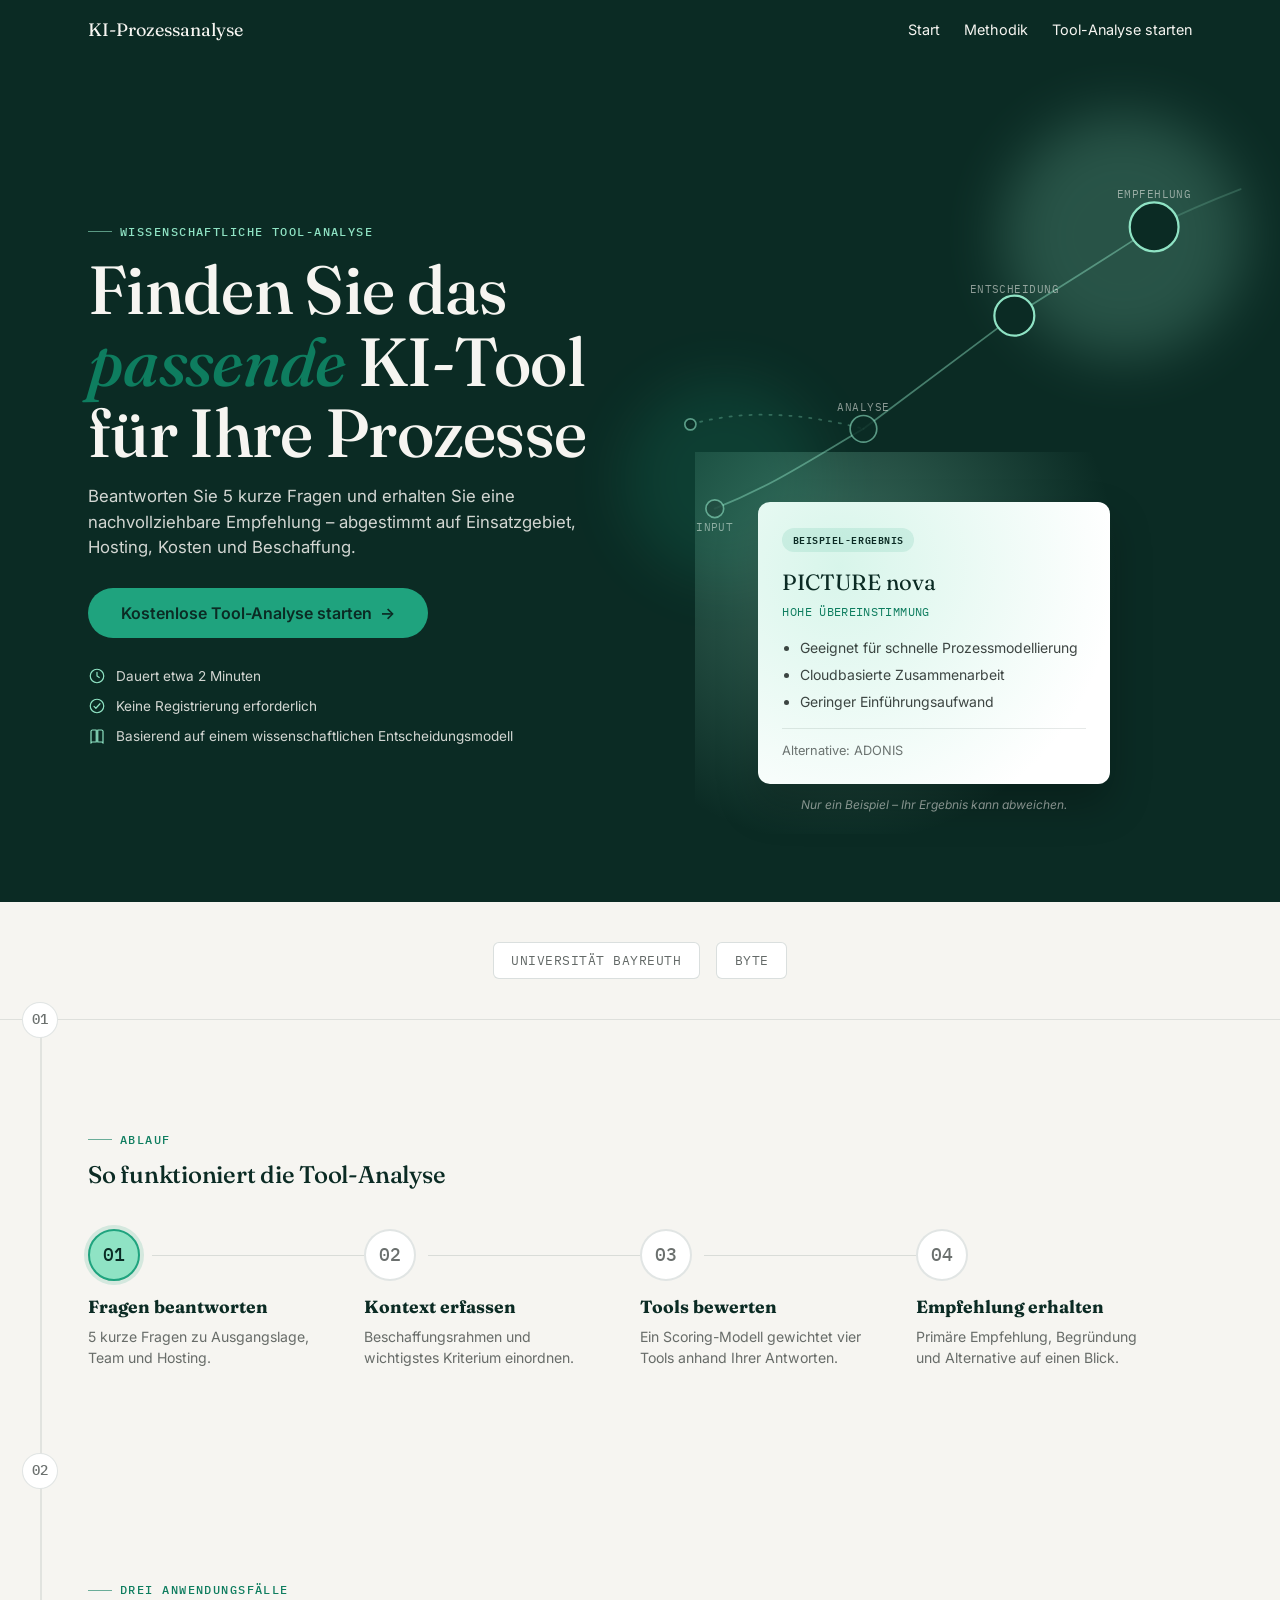
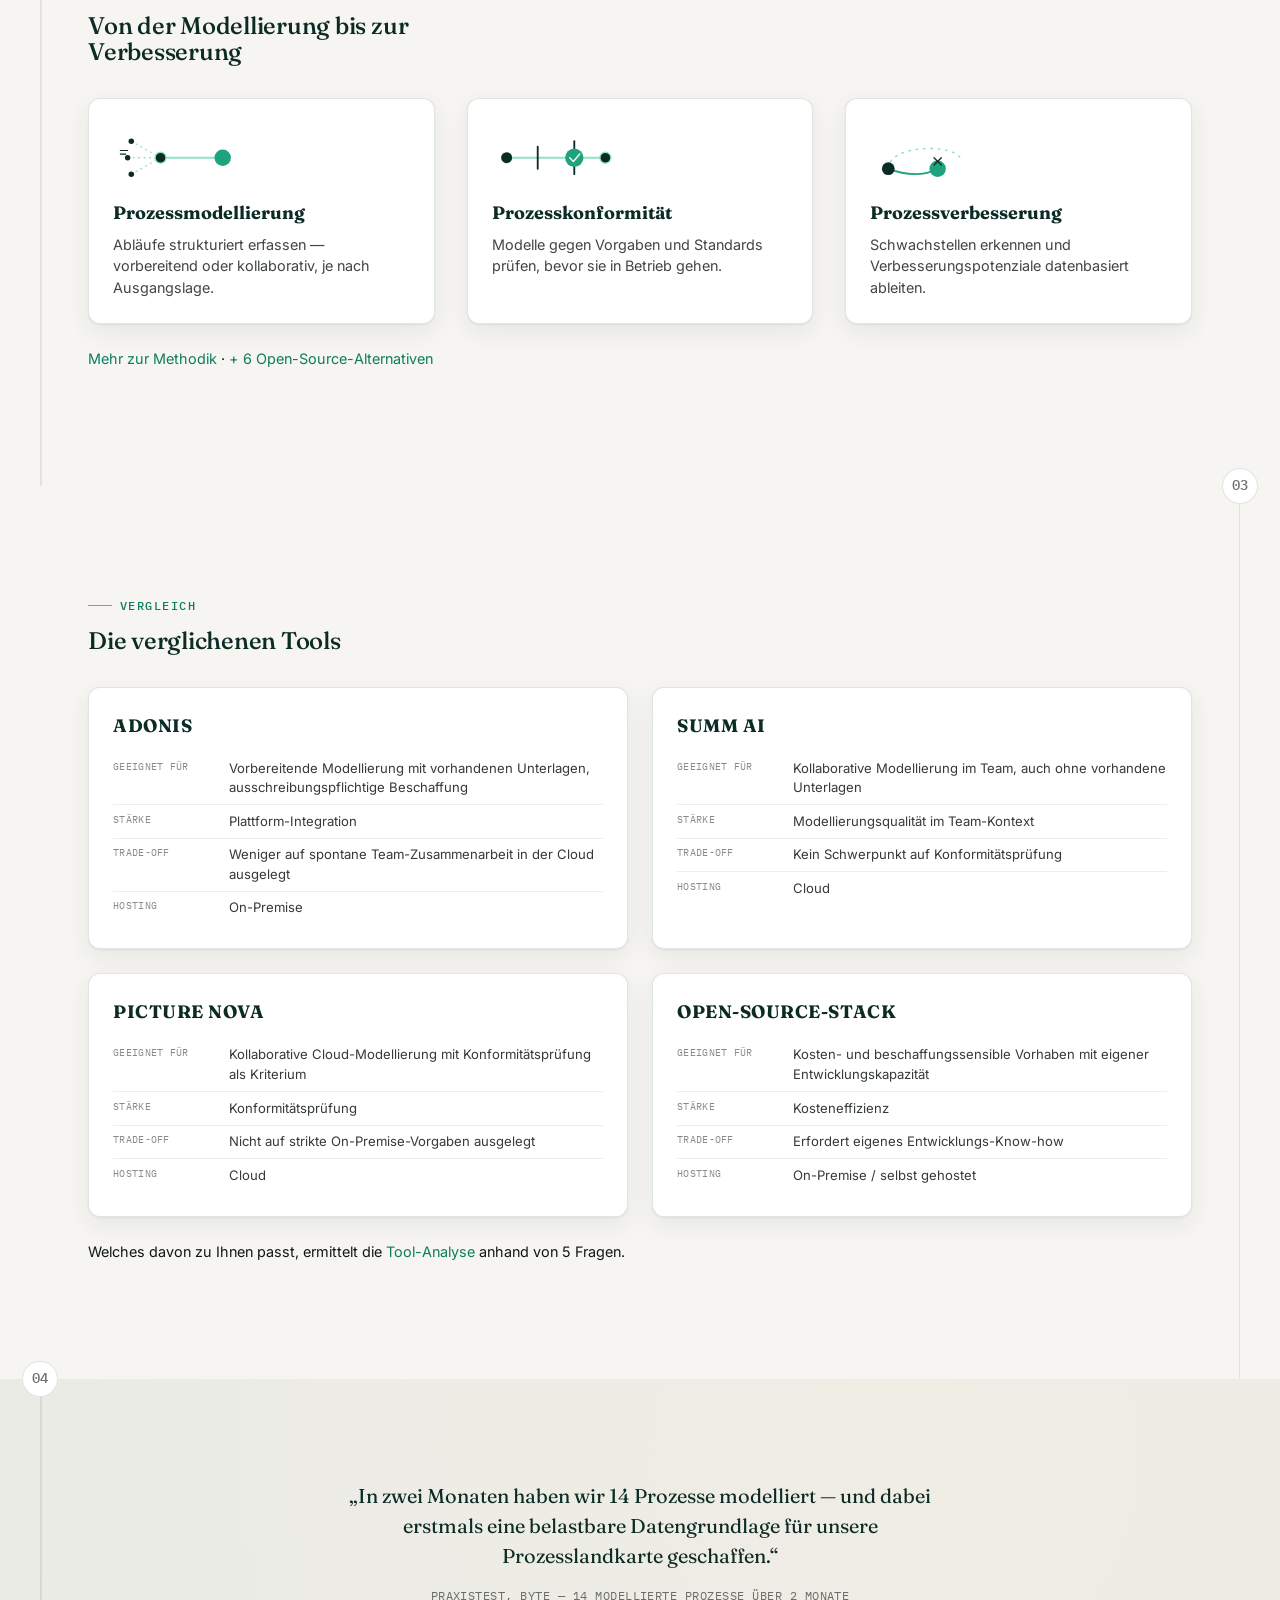
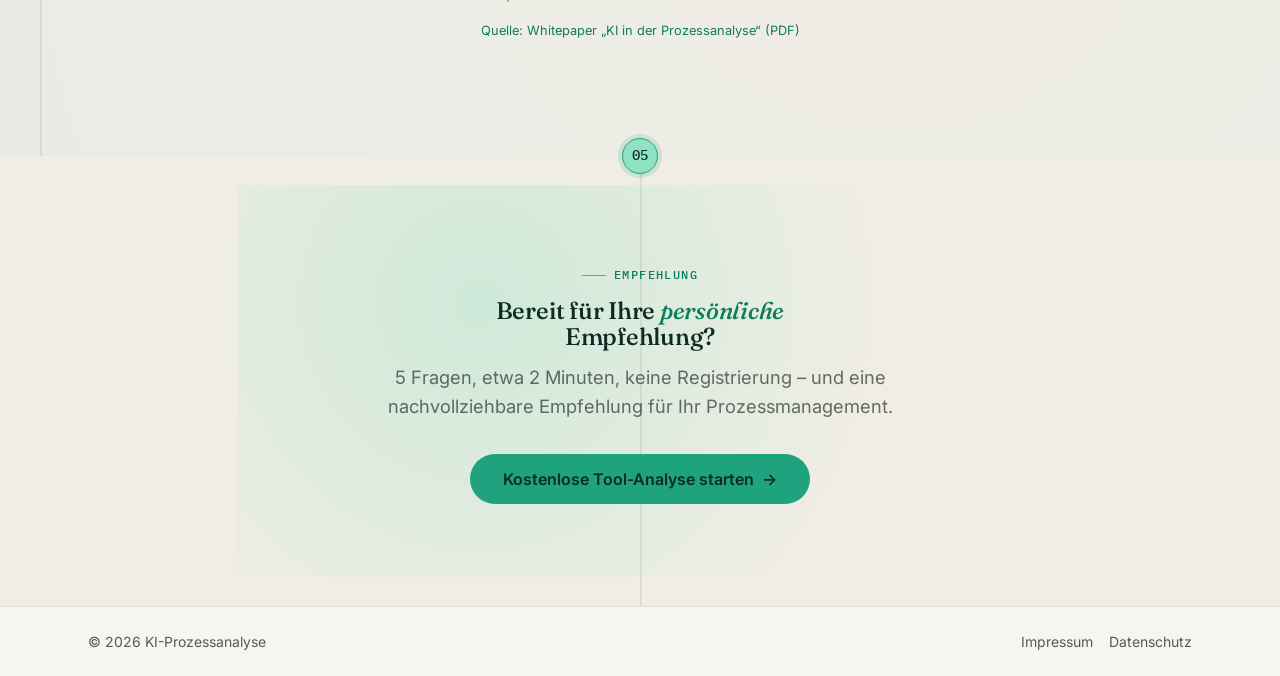
<file: index.html>
<!DOCTYPE html>
<html lang="de">
<head>
<script>document.documentElement.classList.add("js");</script>
<meta charset="UTF-8" />
<meta name="viewport" content="width=device-width, initial-scale=1.0" />
<title>KI-Prozessanalyse — Finden Sie das passende Tool</title>
<meta
  name="description"
  content="Interaktiver Entscheidungsbaum: Beantworten Sie 5 Fragen und erhalten Sie eine personalisierte Empfehlung für ADONIS, SUMM AI, PICTURE nova oder Open-Source-Alternativen."
/>
<link rel="preconnect" href="https://fonts.googleapis.com" />
<link rel="preconnect" href="https://fonts.gstatic.com" crossorigin />
<link
  href="https://fonts.googleapis.com/css2?family=Fraunces:wght@400;500;600&family=IBM+Plex+Mono:wght@400;500&family=Inter:wght@400;500;600&display=swap"
  rel="stylesheet"
/>
<link rel="stylesheet" href="css/styles.css" />
</head>
<body>

<header class="site-header">
  <div class="wrap">
    <a href="index.html" class="logo">KI-Prozessanalyse</a>
    <nav aria-label="Hauptnavigation">
      <ul>
        <li><a href="index.html">Start</a></li>
        <li><a href="methodik.html">Methodik</a></li>
        <li><a href="wizard.html">Tool-Analyse starten</a></li>
      </ul>
    </nav>
  </div>
</header>

<main>
  <section class="hero">
    <div class="wrap hero-grid">
      <div class="hero-copy" data-reveal>
        <p class="eyebrow eyebrow--on-dark">Wissenschaftliche Tool-Analyse</p>
        <h1 class="heading-hero">Finden Sie das <em>passende</em> KI-Tool für Ihre Prozesse</h1>
        <p class="hero-subhead">
          Beantworten Sie 5 kurze Fragen und erhalten Sie eine nachvollziehbare Empfehlung &ndash; abgestimmt auf
          Einsatzgebiet, Hosting, Kosten und Beschaffung.
        </p>
        <a href="wizard.html" class="btn btn--arrow">Kostenlose Tool-Analyse starten</a>
        <ul class="reassurance-list">
          <li>
            <svg class="reassurance-icon" viewBox="0 0 24 24" fill="none" stroke="currentColor" stroke-width="1.6" aria-hidden="true">
              <circle cx="12" cy="12" r="9" />
              <path d="M12 7v5l3 2" stroke-linecap="round" stroke-linejoin="round" />
            </svg>
            Dauert etwa 2 Minuten
          </li>
          <li>
            <svg class="reassurance-icon" viewBox="0 0 24 24" fill="none" stroke="currentColor" stroke-width="1.6" aria-hidden="true">
              <circle cx="12" cy="12" r="9" />
              <path d="M8 12.5l2.5 2.5L16 9" stroke-linecap="round" stroke-linejoin="round" />
            </svg>
            Keine Registrierung erforderlich
          </li>
          <li>
            <svg class="reassurance-icon" viewBox="0 0 24 24" fill="none" stroke="currentColor" stroke-width="1.6" aria-hidden="true">
              <path d="M4 5.5A2 2 0 0 1 6 4h5v16H6a2 2 0 0 0-2 1.5V5.5Z" stroke-linejoin="round" />
              <path d="M20 5.5A2 2 0 0 0 18 4h-5v16h5a2 2 0 0 1 2 1.5V5.5Z" stroke-linejoin="round" />
            </svg>
            Basierend auf einem wissenschaftlichen Entscheidungsmodell
          </li>
        </ul>
      </div>

      <div class="hero-sample" data-reveal>
        <svg class="hero-network" viewBox="0 0 520 360" aria-hidden="true" focusable="false">
          <defs>
            <filter id="hero-blur" x="-50%" y="-50%" width="200%" height="200%">
              <feGaussianBlur stdDeviation="26" />
            </filter>
          </defs>
          <circle cx="430" cy="80" r="110" fill="#8FE3C4" opacity="0.22" filter="url(#hero-blur)" />
          <circle cx="70" cy="300" r="90" fill="#1FA37E" opacity="0.16" filter="url(#hero-blur)" />

          <path class="flow-path flow-path--faint" d="M458,72 C486,58 505,50 536,38" />
          <path class="flow-path flow-path--dashed" d="M40,250 C90,236 142,240 196,254" />
          <path class="flow-path" d="M62,326 C112,306 142,286 196,254" />
          <path class="flow-path" d="M196,254 C236,224 276,194 332,152" />
          <path class="flow-path" d="M332,152 C372,127 412,102 458,72" />

          <circle class="flow-dot flow-dot--p1" r="3.2" />
          <circle class="flow-dot flow-dot--p2" r="3.2" />
          <circle class="flow-dot flow-dot--p3" r="3.2" />

          <circle class="flow-node-circle" cx="40" cy="250" r="5" />
          <circle class="flow-node-circle" cx="62" cy="326" r="8" />
          <text class="flow-label" x="62" y="346" text-anchor="middle">Input</text>

          <circle class="flow-node-circle" cx="196" cy="254" r="12" />
          <text class="flow-label" x="196" y="238" text-anchor="middle">Analyse</text>

          <circle class="flow-node-circle flow-node-circle--highlight node-pulse" cx="332" cy="152" r="18" />
          <text class="flow-label" x="332" y="132" text-anchor="middle">Entscheidung</text>

          <circle class="flow-node-circle flow-node-circle--highlight node-pulse node-pulse--delay" cx="458" cy="72" r="22" />
          <text class="flow-label" x="458" y="46" text-anchor="middle">Empfehlung</text>
        </svg>

        <div class="sample-card" role="img" aria-label="Beispielhaftes Ergebnis: PICTURE nova mit hoher Übereinstimmung. Dies ist nicht Ihr tatsächliches Ergebnis.">
          <span class="sample-badge">Beispiel-Ergebnis</span>
          <p class="sample-tool">PICTURE nova</p>
          <p class="sample-status">Hohe Übereinstimmung</p>
          <ul class="sample-reasons">
            <li>Geeignet für schnelle Prozessmodellierung</li>
            <li>Cloudbasierte Zusammenarbeit</li>
            <li>Geringer Einführungsaufwand</li>
          </ul>
          <p class="sample-alt">Alternative: ADONIS</p>
        </div>
        <p class="sample-caption">Nur ein Beispiel &ndash; Ihr Ergebnis kann abweichen.</p>
      </div>
    </div>
  </section>

  <section class="trust-bar">
    <div class="wrap">
      <span class="trust-item">Universität Bayreuth</span>
      <span class="trust-item">byte</span>
    </div>
  </section>

  <section class="section how-it-works flow-section" id="wie-es-funktioniert">
    <span class="node node--md flow-node" aria-hidden="true">01</span>
    <div class="wrap" data-reveal>
      <p class="eyebrow">Ablauf</p>
      <h2 class="heading-section">So funktioniert die Tool-Analyse</h2>
      <ol class="process-sequence">
        <li>
          <span class="node node--lg node--active">01</span>
          <h3>Fragen beantworten</h3>
          <p>5 kurze Fragen zu Ausgangslage, Team und Hosting.</p>
        </li>
        <li>
          <span class="node node--lg">02</span>
          <h3>Kontext erfassen</h3>
          <p>Beschaffungsrahmen und wichtigstes Kriterium einordnen.</p>
        </li>
        <li>
          <span class="node node--lg">03</span>
          <h3>Tools bewerten</h3>
          <p>Ein Scoring-Modell gewichtet vier Tools anhand Ihrer Antworten.</p>
        </li>
        <li>
          <span class="node node--lg">04</span>
          <h3>Empfehlung erhalten</h3>
          <p>Primäre Empfehlung, Begründung und Alternative auf einen Blick.</p>
        </li>
      </ol>
    </div>
  </section>

  <section class="section flow-section" id="anwendungsfaelle">
    <span class="node node--md flow-node" aria-hidden="true">02</span>
    <div class="wrap" data-reveal>
      <p class="eyebrow">Drei Anwendungsfälle</p>
      <h2 class="heading-section">Von der Modellierung bis zur Verbesserung</h2>
      <div class="cards">
        <div class="card" tabindex="0">
          <svg class="usecase-icon" viewBox="0 0 140 70" aria-hidden="true">
            <line class="usecase-line" x1="20" y1="20" x2="52" y2="38" stroke="#8FE3C4" stroke-width="1.5" stroke-dasharray="1 5" stroke-linecap="round" />
            <line class="usecase-line" x1="16" y1="38" x2="52" y2="38" stroke="#8FE3C4" stroke-width="1.5" stroke-dasharray="1 5" stroke-linecap="round" />
            <line class="usecase-line" x1="20" y1="56" x2="52" y2="38" stroke="#8FE3C4" stroke-width="1.5" stroke-dasharray="1 5" stroke-linecap="round" />
            <line x1="8" y1="30" x2="16" y2="30" stroke="#0B2B24" stroke-width="1.2" stroke-linecap="round" />
            <line x1="8" y1="34" x2="14" y2="34" stroke="#0B2B24" stroke-width="1.2" stroke-linecap="round" />
            <circle class="usecase-dot" cx="20" cy="20" r="3" fill="#0B2B24" />
            <circle class="usecase-dot" cx="16" cy="38" r="3" fill="#0B2B24" />
            <circle class="usecase-dot" cx="20" cy="56" r="3" fill="#0B2B24" />
            <line class="usecase-line" x1="52" y1="38" x2="120" y2="38" stroke="#8FE3C4" stroke-width="2" stroke-linecap="round" />
            <circle cx="52" cy="38" r="6" fill="#0B2B24" stroke="#8FE3C4" stroke-width="1.5" />
            <circle cx="120" cy="38" r="9" fill="#1FA37E" />
          </svg>
          <h3>Prozessmodellierung</h3>
          <p>Abläufe strukturiert erfassen — vorbereitend oder kollaborativ, je nach Ausgangslage.</p>
        </div>
        <div class="card" tabindex="0">
          <svg class="usecase-icon" viewBox="0 0 140 70" aria-hidden="true">
            <line class="usecase-line" x1="16" y1="38" x2="124" y2="38" stroke="#8FE3C4" stroke-width="2" stroke-linecap="round" />
            <line x1="50" y1="26" x2="50" y2="50" stroke="#0B2B24" stroke-width="2" stroke-linecap="round" />
            <line x1="90" y1="20" x2="90" y2="56" stroke="#0B2B24" stroke-width="2" stroke-linecap="round" />
            <circle cx="16" cy="38" r="6" fill="#0B2B24" />
            <circle cx="90" cy="38" r="10" fill="#1FA37E" />
            <path d="M85,38 l4,4 l7,-8" fill="none" stroke="#F6F5F1" stroke-width="1.6" stroke-linecap="round" stroke-linejoin="round" />
            <circle cx="124" cy="38" r="6" fill="#0B2B24" stroke="#8FE3C4" stroke-width="1.5" />
          </svg>
          <h3>Prozesskonformität</h3>
          <p>Modelle gegen Vorgaben und Standards prüfen, bevor sie in Betrieb gehen.</p>
        </div>
        <div class="card" tabindex="0">
          <svg class="usecase-icon" viewBox="0 0 140 70" aria-hidden="true">
            <path class="usecase-line" d="M20,50 C20,22 100,22 100,42" fill="none" stroke="#8FE3C4" stroke-width="1.5" stroke-dasharray="2 6" stroke-linecap="round" />
            <path d="M20,50 C40,58 60,58 74,50" fill="none" stroke="#1FA37E" stroke-width="2" stroke-linecap="round" />
            <circle cx="20" cy="50" r="7" fill="#0B2B24" />
            <circle cx="74" cy="50" r="9" fill="#1FA37E" />
            <line x1="70" y1="38" x2="78" y2="46" stroke="#0B2B24" stroke-width="1.4" stroke-linecap="round" />
            <line x1="78" y1="38" x2="70" y2="46" stroke="#0B2B24" stroke-width="1.4" stroke-linecap="round" />
          </svg>
          <h3>Prozessverbesserung</h3>
          <p>Schwachstellen erkennen und Verbesserungspotenziale datenbasiert ableiten.</p>
        </div>
      </div>
      <p style="margin-top: 1.5rem; font-size: 0.9rem">
        <a href="methodik.html" class="link-underline">Mehr zur Methodik</a>
        &middot;
        <a href="methodik.html#open-source-tools" class="link-underline">+ 6 Open-Source-Alternativen</a>
      </p>
    </div>
  </section>

  <section class="section flow-section flow-section--right" id="tools">
    <span class="node node--md flow-node" aria-hidden="true">03</span>
    <div class="wrap" data-reveal>
      <p class="eyebrow">Vergleich</p>
      <h2 class="heading-section">Die verglichenen Tools</h2>
      <div class="tools-grid">
        <div class="card">
          <h3 class="tool-name">ADONIS</h3>
          <dl class="tool-facts">
            <div><dt>Geeignet für</dt><dd>Vorbereitende Modellierung mit vorhandenen Unterlagen, ausschreibungspflichtige Beschaffung</dd></div>
            <div><dt>Stärke</dt><dd>Plattform-Integration</dd></div>
            <div><dt>Trade-off</dt><dd>Weniger auf spontane Team-Zusammenarbeit in der Cloud ausgelegt</dd></div>
            <div><dt>Hosting</dt><dd>On-Premise</dd></div>
          </dl>
        </div>
        <div class="card">
          <h3 class="tool-name">SUMM AI</h3>
          <dl class="tool-facts">
            <div><dt>Geeignet für</dt><dd>Kollaborative Modellierung im Team, auch ohne vorhandene Unterlagen</dd></div>
            <div><dt>Stärke</dt><dd>Modellierungsqualität im Team-Kontext</dd></div>
            <div><dt>Trade-off</dt><dd>Kein Schwerpunkt auf Konformitätsprüfung</dd></div>
            <div><dt>Hosting</dt><dd>Cloud</dd></div>
          </dl>
        </div>
        <div class="card">
          <h3 class="tool-name">PICTURE nova</h3>
          <dl class="tool-facts">
            <div><dt>Geeignet für</dt><dd>Kollaborative Cloud-Modellierung mit Konformitätsprüfung als Kriterium</dd></div>
            <div><dt>Stärke</dt><dd>Konformitätsprüfung</dd></div>
            <div><dt>Trade-off</dt><dd>Nicht auf strikte On-Premise-Vorgaben ausgelegt</dd></div>
            <div><dt>Hosting</dt><dd>Cloud</dd></div>
          </dl>
        </div>
        <div class="card">
          <h3 class="tool-name">Open-Source-Stack</h3>
          <dl class="tool-facts">
            <div><dt>Geeignet für</dt><dd>Kosten- und beschaffungssensible Vorhaben mit eigener Entwicklungskapazität</dd></div>
            <div><dt>Stärke</dt><dd>Kosteneffizienz</dd></div>
            <div><dt>Trade-off</dt><dd>Erfordert eigenes Entwicklungs-Know-how</dd></div>
            <div><dt>Hosting</dt><dd>On-Premise / selbst gehostet</dd></div>
          </dl>
        </div>
      </div>
      <p style="margin-top: 1.5rem; font-size: 0.9rem">
        Welches davon zu Ihnen passt, ermittelt die
        <a href="wizard.html" class="link-underline">Tool-Analyse</a> anhand von 5 Fragen.
      </p>
    </div>
  </section>

  <section class="quote-section flow-section field-warm" id="praxis">
    <span class="node node--md flow-node" aria-hidden="true">04</span>
    <div class="wrap-narrow" data-reveal>
      <blockquote>
        &bdquo;In zwei Monaten haben wir 14 Prozesse modelliert &mdash; und dabei erstmals eine belastbare
        Datengrundlage für unsere Prozesslandkarte geschaffen.&ldquo;
      </blockquote>
      <cite>Praxistest, byte &mdash; 14 modellierte Prozesse über 2 Monate</cite>
      <p style="margin-top: 1rem; font-size: 0.8rem">
        <a href="https://epub.uni-bayreuth.de/id/eprint/8942/1/KI_in_der_Prozessanalyse.pdf" class="link-underline"
          >Quelle: Whitepaper &bdquo;KI in der Prozessanalyse&ldquo; (PDF)</a
        >
      </p>
    </div>
  </section>

  <section class="section cta-section flow-section flow-section--center" id="start">
    <span class="node node--md node--active flow-node" aria-hidden="true">05</span>
    <div class="wrap-narrow cta-panel" data-reveal>
      <p class="eyebrow">Empfehlung</p>
      <h2 class="heading-section">Bereit für Ihre <em>persönliche</em> Empfehlung?</h2>
      <p class="lede" style="margin: 0.75rem auto 2rem">
        5 Fragen, etwa 2 Minuten, keine Registrierung &ndash; und eine nachvollziehbare Empfehlung für Ihr
        Prozessmanagement.
      </p>
      <a href="wizard.html" class="btn btn--arrow">Kostenlose Tool-Analyse starten</a>
    </div>
  </section>
</main>

<footer class="site-footer">
  <div class="wrap">
    <span>&copy; 2026 KI-Prozessanalyse</span>
    <nav aria-label="Rechtliches">
      <ul>
        <li><a href="impressum.html">Impressum</a></li>
        <li><a href="datenschutz.html">Datenschutz</a></li>
      </ul>
    </nav>
  </div>
</footer>

<script src="js/reveal.js"></script>
</body>
</html>
</file>
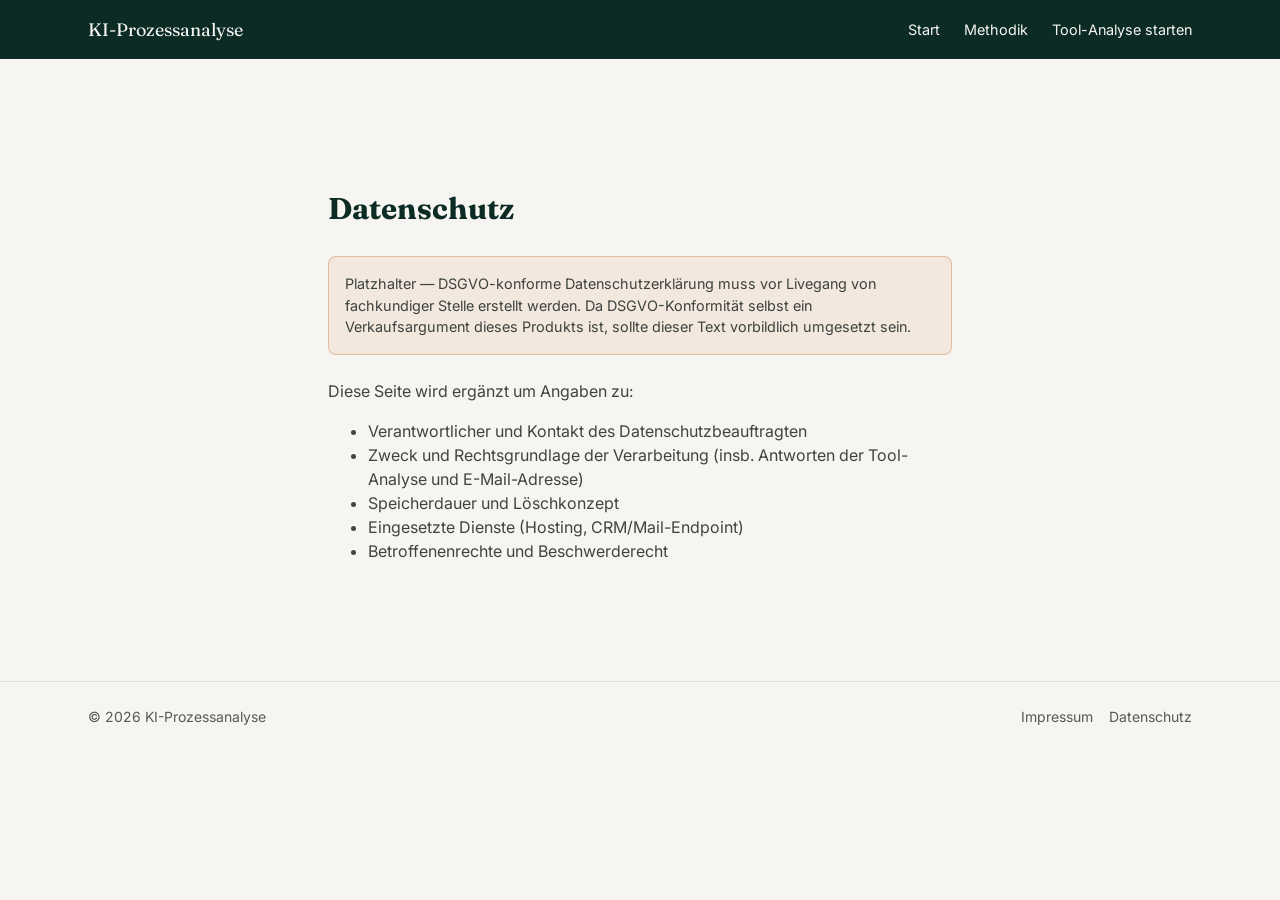
<file: datenschutz.html>
<!DOCTYPE html>
<html lang="de">
<head>
<meta charset="UTF-8" />
<meta name="viewport" content="width=device-width, initial-scale=1.0" />
<title>Datenschutz — KI-Prozessanalyse</title>
<link rel="preconnect" href="https://fonts.googleapis.com" />
<link rel="preconnect" href="https://fonts.gstatic.com" crossorigin />
<link
  href="https://fonts.googleapis.com/css2?family=Fraunces:wght@400;500;600&family=IBM+Plex+Mono:wght@400;500&family=Inter:wght@400;500;600&display=swap"
  rel="stylesheet"
/>
<link rel="stylesheet" href="css/styles.css" />
</head>
<body>

<header class="site-header">
  <div class="wrap">
    <a href="index.html" class="logo">KI-Prozessanalyse</a>
    <nav aria-label="Hauptnavigation">
      <ul>
        <li><a href="index.html">Start</a></li>
        <li><a href="methodik.html">Methodik</a></li>
        <li><a href="wizard.html">Tool-Analyse starten</a></li>
      </ul>
    </nav>
  </div>
</header>

<main>
  <section class="section">
    <div class="wrap-narrow">
      <h1 style="font-family: var(--font-display); font-size: 1.875rem; color: var(--color-primary)">Datenschutz</h1>
      <p class="notice" style="margin-top: 1rem">
        Platzhalter &mdash; DSGVO-konforme Datenschutzerklärung muss vor Livegang von fachkundiger Stelle erstellt
        werden. Da DSGVO-Konformität selbst ein Verkaufsargument dieses Produkts ist, sollte dieser Text vorbildlich
        umgesetzt sein.
      </p>
      <div style="margin-top: 1.5rem; color: rgba(16, 24, 21, 0.8)">
        <p>Diese Seite wird ergänzt um Angaben zu:</p>
        <ul>
          <li>Verantwortlicher und Kontakt des Datenschutzbeauftragten</li>
          <li>Zweck und Rechtsgrundlage der Verarbeitung (insb. Antworten der Tool-Analyse und E-Mail-Adresse)</li>
          <li>Speicherdauer und Löschkonzept</li>
          <li>Eingesetzte Dienste (Hosting, CRM/Mail-Endpoint)</li>
          <li>Betroffenenrechte und Beschwerderecht</li>
        </ul>
      </div>
    </div>
  </section>
</main>

<footer class="site-footer">
  <div class="wrap">
    <span>&copy; 2026 KI-Prozessanalyse</span>
    <nav aria-label="Rechtliches">
      <ul>
        <li><a href="impressum.html">Impressum</a></li>
        <li><a href="datenschutz.html">Datenschutz</a></li>
      </ul>
    </nav>
  </div>
</footer>
</body>
</html>
</file>
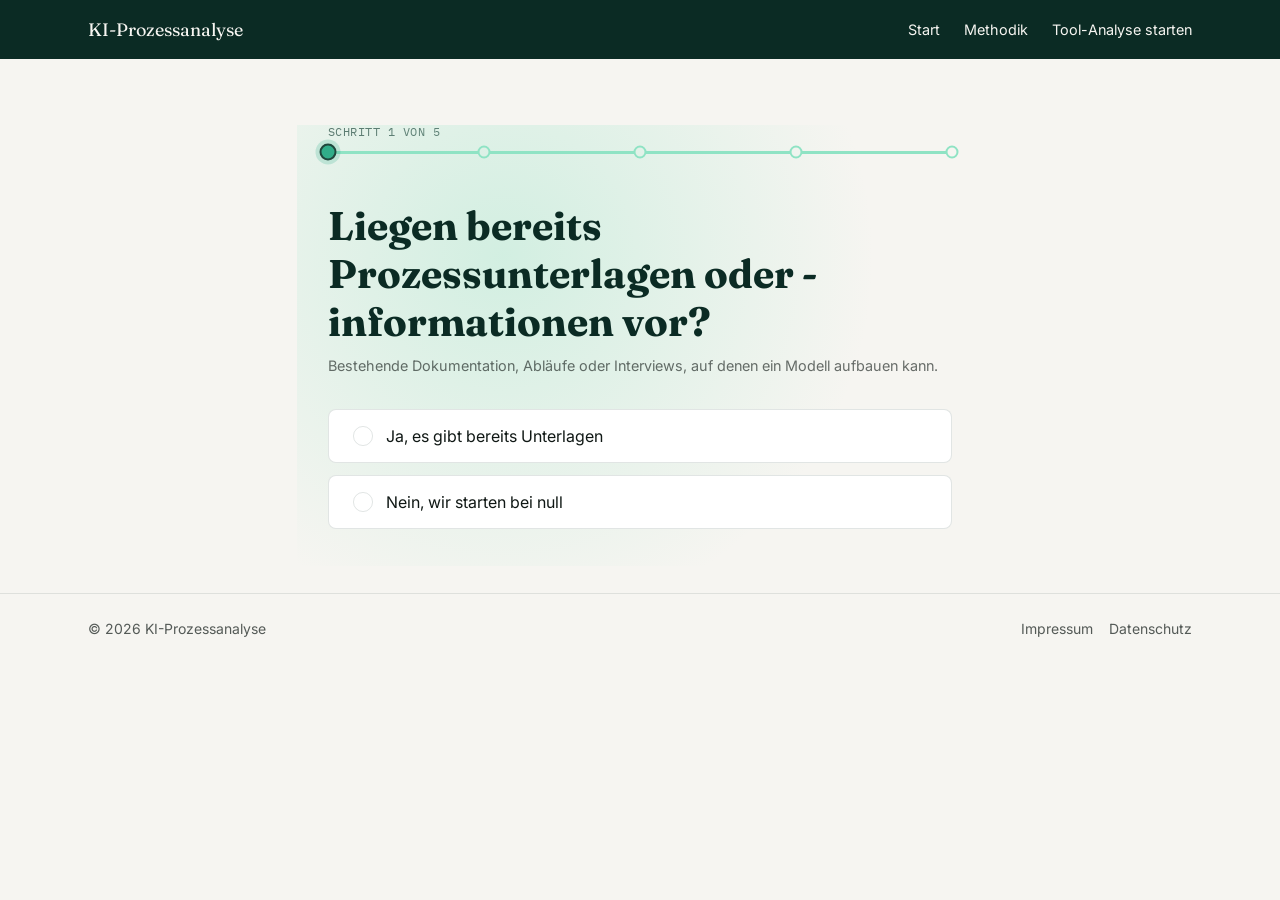
<file: ergebnis.html>
<!DOCTYPE html>
<html lang="de">
<head>
<meta charset="UTF-8" />
<meta name="viewport" content="width=device-width, initial-scale=1.0" />
<title>Ihre Empfehlung — KI-Prozessanalyse</title>
<link rel="preconnect" href="https://fonts.googleapis.com" />
<link rel="preconnect" href="https://fonts.gstatic.com" crossorigin />
<link
  href="https://fonts.googleapis.com/css2?family=Fraunces:wght@400;500;600&family=IBM+Plex+Mono:wght@400;500&family=Inter:wght@400;500;600&display=swap"
  rel="stylesheet"
/>
<link rel="stylesheet" href="css/styles.css" />
</head>
<body>

<header class="site-header">
  <div class="wrap">
    <a href="index.html" class="logo">KI-Prozessanalyse</a>
    <nav aria-label="Hauptnavigation">
      <ul>
        <li><a href="index.html">Start</a></li>
        <li><a href="methodik.html">Methodik</a></li>
        <li><a href="wizard.html">Tool-Analyse starten</a></li>
      </ul>
    </nav>
  </div>
</header>

<main>
  <section class="wizard-section">
    <div class="wrap-narrow">
      <div class="recommendation-card field-mint">
        <span class="node node--lg node--active recommendation-node" aria-hidden="true">
          <svg viewBox="0 0 24 24" width="22" height="22" fill="none" stroke="currentColor" stroke-width="1.8">
            <path d="M5 13l4 4L19 7" stroke-linecap="round" stroke-linejoin="round" />
          </svg>
        </span>
        <p class="eyebrow">Ihre Empfehlung</p>
        <h1 id="result-title" class="result-title"></h1>
        <p id="result-tagline" class="result-tagline"></p>
        <p id="result-description" style="margin-top: 1rem"></p>
        <p style="margin-top: 0.5rem; font-size: 0.85rem; font-style: italic; color: var(--color-muted)">
          Diese Empfehlung ist eine erste Analyse verfügbarer Tools und keine abschließende Entscheidung.
        </p>
      </div>

      <div class="panel">
        <h2>Warum dieses Tool</h2>
        <ul id="reasons-list" class="answer-list numbered-list"></ul>
      </div>

      <div class="panel panel--limitation">
        <h2>Wichtigste Einschränkung</h2>
        <p id="limitation-text" style="margin: 0; font-size: 0.9rem; color: rgba(16, 24, 21, 0.8)"></p>
      </div>

      <div id="primary-os-wrap" class="panel" hidden>
        <h2>Open-Source-Alternativen im Detail</h2>
        <p id="primary-os-guidance" style="margin-top: 0.5rem; font-size: 0.85rem; color: rgba(16, 24, 21, 0.7)"></p>
        <div id="primary-os-table"></div>
      </div>

      <div class="panel panel--alt">
        <p class="eyebrow" style="margin-bottom: 0.5rem">Alternative</p>
        <h2 class="alt-title">Falls Budget/Hosting sich ändert</h2>
        <p style="margin: 0; font-size: 0.9rem; color: rgba(16, 24, 21, 0.8)">
          <strong id="alt-name"></strong> &mdash; <span id="alt-description"></span>
        </p>
        <div id="alt-os-wrap" hidden>
          <p id="alt-os-guidance" style="margin-top: 1rem; font-size: 0.85rem; color: rgba(16, 24, 21, 0.7)"></p>
          <div id="alt-os-table"></div>
        </div>
      </div>

      <div class="panel">
        <h2>Basierend auf Ihren Antworten</h2>
        <ul id="answer-list" class="answer-list numbered-list"></ul>
      </div>

      <div class="panel">
        <h2 class="alt-title">Ergebnis als PDF erhalten</h2>
        <p style="margin: 0 0 1rem; font-size: 0.9rem; color: rgba(16, 24, 21, 0.8)">
          Erhalten Sie Ihre Empfehlung inklusive Vergleichsmatrix und Handlungsempfehlung per E-Mail.
        </p>
        <form class="lead-form" aria-describedby="pdf-unavailable-note">
          <label for="email">E-Mail-Adresse</label>
          <div class="row">
            <input id="email" type="email" placeholder="name@behoerde.de" disabled />
            <button type="submit" class="btn" disabled>Anfordern</button>
          </div>
        </form>
        <p id="pdf-unavailable-note" class="notice" style="margin-top: 0.75rem">
          Diese Funktion ist aktuell noch nicht verfügbar. Für eine individuelle Beratung:
          <!-- Platzhalter-Adresse, vor Livegang durch echte FIM-Kontaktadresse ersetzen -->
          <a href="mailto:beratung@fim-rc.de?subject=Beratung%20KI-Prozessanalyse" class="link-underline"
            >E-Mail an FIM senden</a
          >
        </p>
      </div>

      <p style="margin-top: 1.5rem; font-size: 0.9rem">
        <a href="wizard.html" class="link-underline">Tool-Analyse erneut starten</a>
      </p>
    </div>
  </section>
</main>

<footer class="site-footer">
  <div class="wrap">
    <span>&copy; 2026 KI-Prozessanalyse</span>
    <nav aria-label="Rechtliches">
      <ul>
        <li><a href="impressum.html">Impressum</a></li>
        <li><a href="datenschutz.html">Datenschutz</a></li>
      </ul>
    </nav>
  </div>
</footer>

<script src="js/wizard-data.js"></script>
<script src="js/open-source-tools.js"></script>
<script src="js/ergebnis.js"></script>
</body>
</html>
</file>
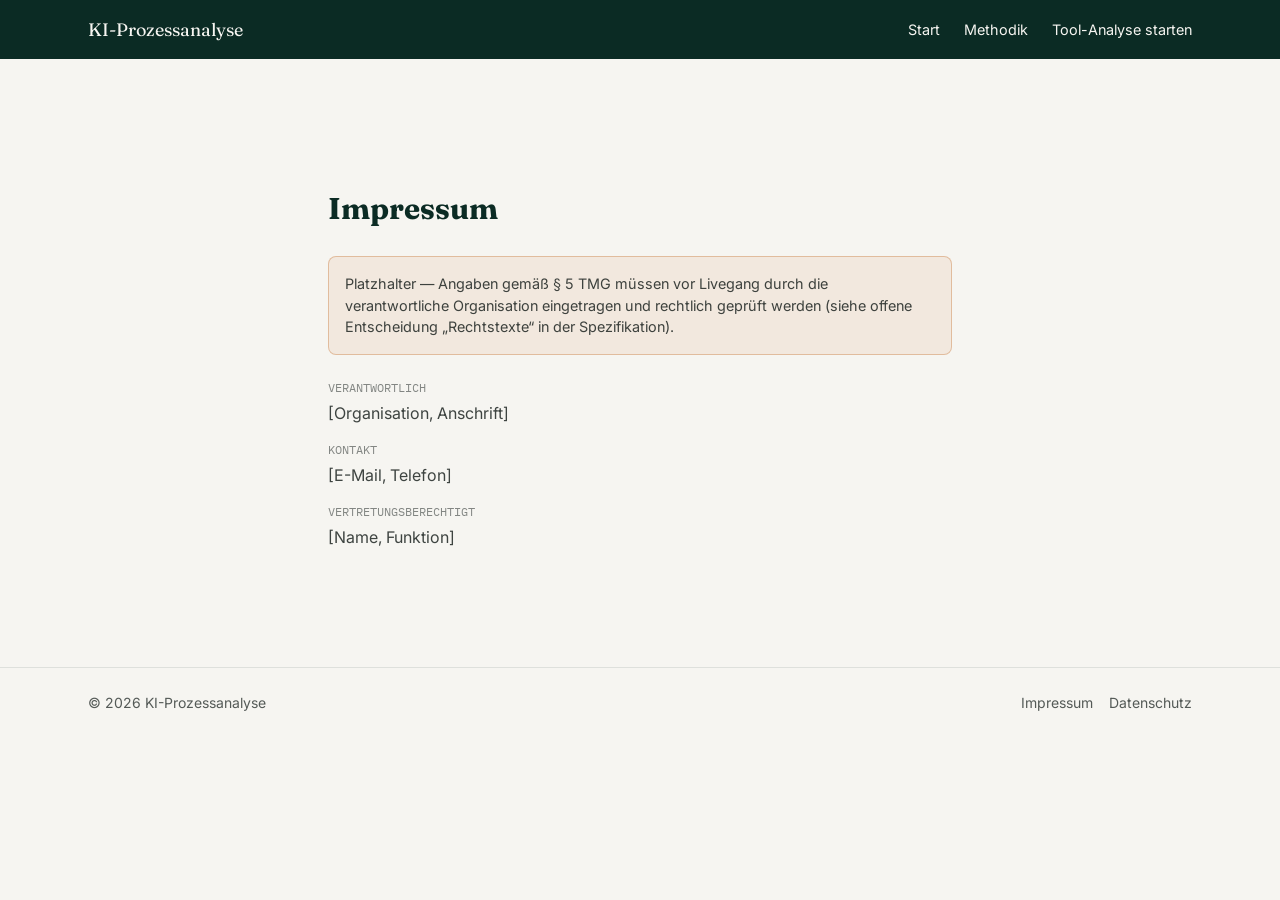
<file: impressum.html>
<!DOCTYPE html>
<html lang="de">
<head>
<meta charset="UTF-8" />
<meta name="viewport" content="width=device-width, initial-scale=1.0" />
<title>Impressum — KI-Prozessanalyse</title>
<link rel="preconnect" href="https://fonts.googleapis.com" />
<link rel="preconnect" href="https://fonts.gstatic.com" crossorigin />
<link
  href="https://fonts.googleapis.com/css2?family=Fraunces:wght@400;500;600&family=IBM+Plex+Mono:wght@400;500&family=Inter:wght@400;500;600&display=swap"
  rel="stylesheet"
/>
<link rel="stylesheet" href="css/styles.css" />
</head>
<body>

<header class="site-header">
  <div class="wrap">
    <a href="index.html" class="logo">KI-Prozessanalyse</a>
    <nav aria-label="Hauptnavigation">
      <ul>
        <li><a href="index.html">Start</a></li>
        <li><a href="methodik.html">Methodik</a></li>
        <li><a href="wizard.html">Tool-Analyse starten</a></li>
      </ul>
    </nav>
  </div>
</header>

<main>
  <section class="section">
    <div class="wrap-narrow">
      <h1 style="font-family: var(--font-display); font-size: 1.875rem; color: var(--color-primary)">Impressum</h1>
      <p class="notice" style="margin-top: 1rem">
        Platzhalter &mdash; Angaben gemäß § 5 TMG müssen vor Livegang durch die verantwortliche Organisation
        eingetragen und rechtlich geprüft werden (siehe offene Entscheidung &bdquo;Rechtstexte&ldquo; in der
        Spezifikation).
      </p>
      <dl style="margin-top: 1.5rem; color: rgba(16, 24, 21, 0.8)">
        <dt style="font-family: var(--font-mono); font-size: 0.75rem; text-transform: uppercase; color: rgba(16,24,21,0.5)">Verantwortlich</dt>
        <dd style="margin: 0.25rem 0 1rem">[Organisation, Anschrift]</dd>
        <dt style="font-family: var(--font-mono); font-size: 0.75rem; text-transform: uppercase; color: rgba(16,24,21,0.5)">Kontakt</dt>
        <dd style="margin: 0.25rem 0 1rem">[E-Mail, Telefon]</dd>
        <dt style="font-family: var(--font-mono); font-size: 0.75rem; text-transform: uppercase; color: rgba(16,24,21,0.5)">Vertretungsberechtigt</dt>
        <dd style="margin: 0.25rem 0 1rem">[Name, Funktion]</dd>
      </dl>
    </div>
  </section>
</main>

<footer class="site-footer">
  <div class="wrap">
    <span>&copy; 2026 KI-Prozessanalyse</span>
    <nav aria-label="Rechtliches">
      <ul>
        <li><a href="impressum.html">Impressum</a></li>
        <li><a href="datenschutz.html">Datenschutz</a></li>
      </ul>
    </nav>
  </div>
</footer>
</body>
</html>
</file>
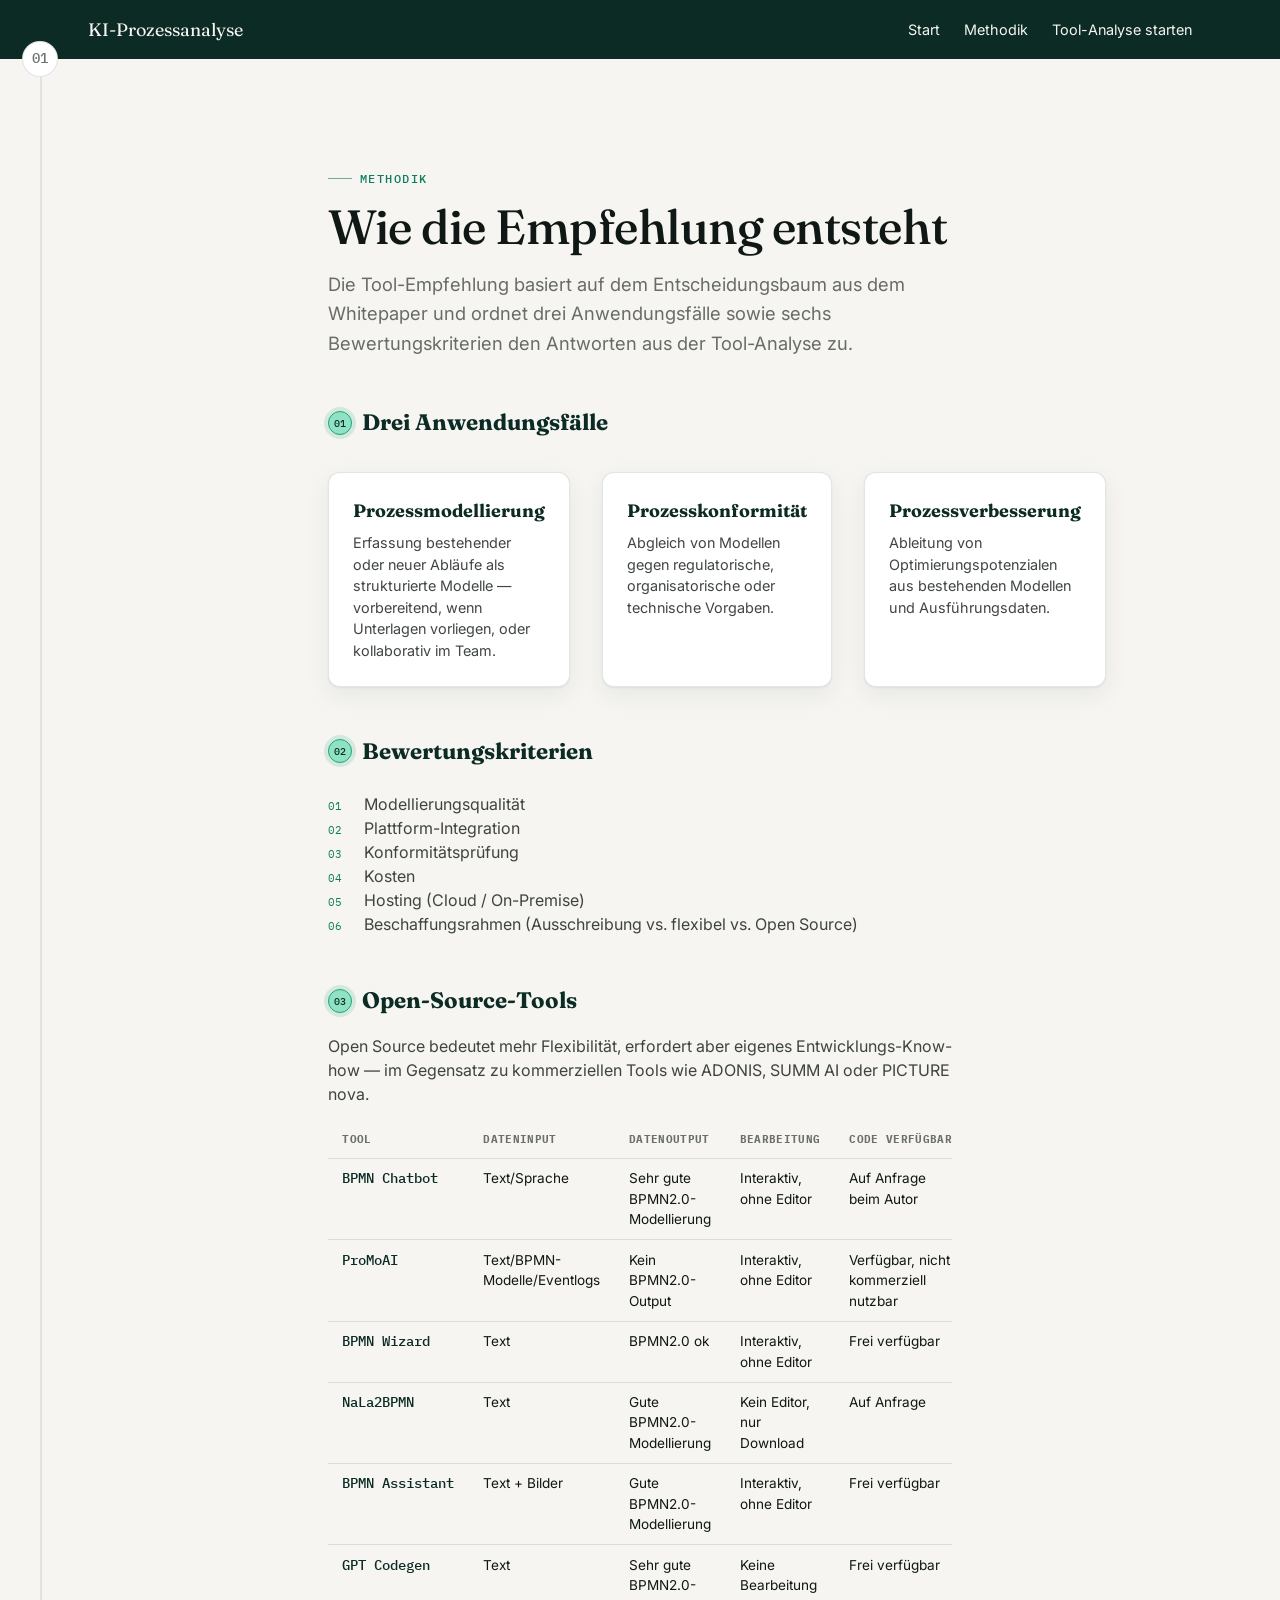
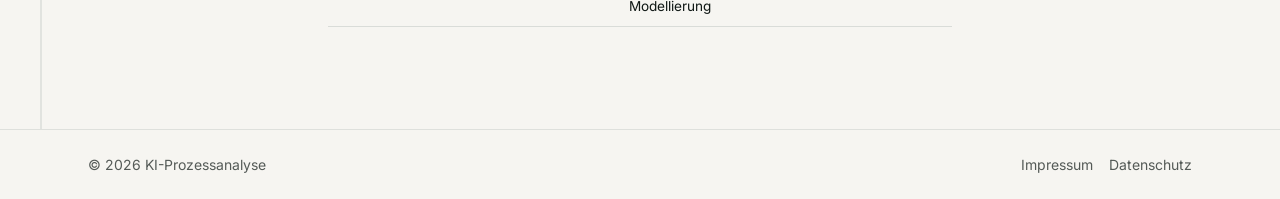
<file: methodik.html>
<!DOCTYPE html>
<html lang="de">
<head>
<script>document.documentElement.classList.add("js");</script>
<meta charset="UTF-8" />
<meta name="viewport" content="width=device-width, initial-scale=1.0" />
<title>Methodik — KI-Prozessanalyse</title>
<link rel="preconnect" href="https://fonts.googleapis.com" />
<link rel="preconnect" href="https://fonts.gstatic.com" crossorigin />
<link
  href="https://fonts.googleapis.com/css2?family=Fraunces:wght@400;500;600&family=IBM+Plex+Mono:wght@400;500&family=Inter:wght@400;500;600&display=swap"
  rel="stylesheet"
/>
<link rel="stylesheet" href="css/styles.css" />
</head>
<body>

<header class="site-header">
  <div class="wrap">
    <a href="index.html" class="logo">KI-Prozessanalyse</a>
    <nav aria-label="Hauptnavigation">
      <ul>
        <li><a href="index.html">Start</a></li>
        <li><a href="methodik.html">Methodik</a></li>
        <li><a href="wizard.html">Tool-Analyse starten</a></li>
      </ul>
    </nav>
  </div>
</header>

<main>
  <section class="section flow-section">
    <span class="node node--md flow-node" aria-hidden="true">01</span>
    <div class="wrap-narrow" data-reveal>
      <p class="eyebrow">Methodik</p>
      <h1 class="heading-section">Wie die Empfehlung entsteht</h1>
      <p class="lede" style="margin-top: 1rem">
        Die Tool-Empfehlung basiert auf dem Entscheidungsbaum aus dem Whitepaper und ordnet drei
        Anwendungsfälle sowie sechs Bewertungskriterien den Antworten aus der Tool-Analyse zu.
      </p>

      <h2 class="node-row" style="margin-top: 3rem; font-family: var(--font-display); font-size: 1.4rem; color: var(--color-primary)">
        <span class="node node--sm node--active">01</span> Drei Anwendungsfälle
      </h2>
      <div class="cards">
        <div class="card">
          <h3>Prozessmodellierung</h3>
          <p>
            Erfassung bestehender oder neuer Abläufe als strukturierte Modelle — vorbereitend, wenn Unterlagen
            vorliegen, oder kollaborativ im Team.
          </p>
        </div>
        <div class="card">
          <h3>Prozesskonformität</h3>
          <p>Abgleich von Modellen gegen regulatorische, organisatorische oder technische Vorgaben.</p>
        </div>
        <div class="card">
          <h3>Prozessverbesserung</h3>
          <p>Ableitung von Optimierungspotenzialen aus bestehenden Modellen und Ausführungsdaten.</p>
        </div>
      </div>

      <h2 class="node-row" style="margin-top: 3rem; font-family: var(--font-display); font-size: 1.4rem; color: var(--color-primary)">
        <span class="node node--sm node--active">02</span> Bewertungskriterien
      </h2>
      <ul class="numbered-list" style="margin-top: 1.5rem; color: rgba(16, 24, 21, 0.8); list-style: none; padding: 0">
        <li>Modellierungsqualität</li>
        <li>Plattform-Integration</li>
        <li>Konformitätsprüfung</li>
        <li>Kosten</li>
        <li>Hosting (Cloud / On-Premise)</li>
        <li>Beschaffungsrahmen (Ausschreibung vs. flexibel vs. Open Source)</li>
      </ul>

      <h2 id="open-source-tools" class="node-row" style="margin-top: 3rem; font-family: var(--font-display); font-size: 1.4rem; color: var(--color-primary)">
        <span class="node node--sm node--active">03</span> Open-Source-Tools
      </h2>
      <p style="margin-top: 1rem; color: rgba(16, 24, 21, 0.8)">
        Open Source bedeutet mehr Flexibilität, erfordert aber eigenes Entwicklungs-Know-how &mdash; im Gegensatz zu
        kommerziellen Tools wie ADONIS, SUMM AI oder PICTURE nova.
      </p>
      <div id="open-source-table"></div>
    </div>
  </section>
</main>

<footer class="site-footer">
  <div class="wrap">
    <span>&copy; 2026 KI-Prozessanalyse</span>
    <nav aria-label="Rechtliches">
      <ul>
        <li><a href="impressum.html">Impressum</a></li>
        <li><a href="datenschutz.html">Datenschutz</a></li>
      </ul>
    </nav>
  </div>
</footer>

<script src="js/open-source-tools.js"></script>
<script>
  renderOpenSourceTable(document.getElementById("open-source-table"));
</script>
<script src="js/reveal.js"></script>
</body>
</html>
</file>
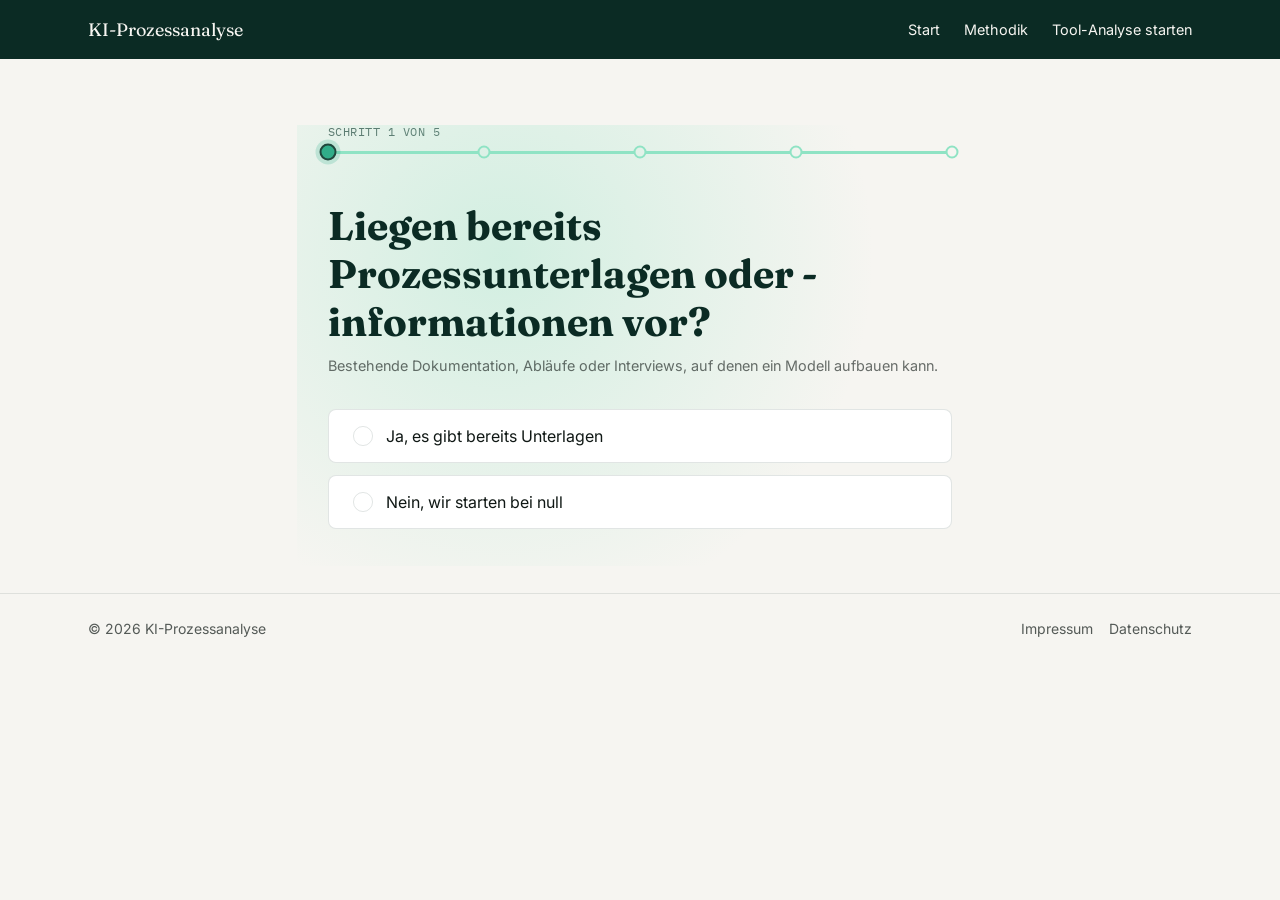
<file: wizard.html>
<!DOCTYPE html>
<html lang="de">
<head>
<meta charset="UTF-8" />
<meta name="viewport" content="width=device-width, initial-scale=1.0" />
<title>Tool-Analyse — KI-Prozessanalyse</title>
<link rel="preconnect" href="https://fonts.googleapis.com" />
<link rel="preconnect" href="https://fonts.gstatic.com" crossorigin />
<link
  href="https://fonts.googleapis.com/css2?family=Fraunces:wght@400;500;600&family=IBM+Plex+Mono:wght@400;500&family=Inter:wght@400;500;600&display=swap"
  rel="stylesheet"
/>
<link rel="stylesheet" href="css/styles.css" />
</head>
<body>

<header class="site-header">
  <div class="wrap">
    <a href="index.html" class="logo">KI-Prozessanalyse</a>
    <nav aria-label="Hauptnavigation">
      <ul>
        <li><a href="index.html">Start</a></li>
        <li><a href="methodik.html">Methodik</a></li>
        <li><a href="wizard.html">Tool-Analyse starten</a></li>
      </ul>
    </nav>
  </div>
</header>

<main>
  <section class="wizard-section">
    <div class="wrap-narrow">
      <div id="process-path" class="process-path"></div>

      <div class="wizard-question field-mint">
        <h1 id="question-prompt"></h1>
        <p id="question-helper" class="helper" hidden></p>

        <div id="options" class="options" role="radiogroup"></div>

        <button id="back-link" type="button" class="back-link" hidden>&larr; Zurück</button>
      </div>
    </div>
  </section>
</main>

<footer class="site-footer">
  <div class="wrap">
    <span>&copy; 2026 KI-Prozessanalyse</span>
    <nav aria-label="Rechtliches">
      <ul>
        <li><a href="impressum.html">Impressum</a></li>
        <li><a href="datenschutz.html">Datenschutz</a></li>
      </ul>
    </nav>
  </div>
</footer>

<script src="js/wizard-data.js"></script>
<script src="js/process-path.js"></script>
<script src="js/wizard.js"></script>
</body>
</html>
</file>
<file: css/styles.css>
:root {
  --color-primary: #0b2b24;
  --color-accent: #1fa37e;
  --color-accent-light: #8fe3c4;
  --color-neutral: #f6f5f1;
  --color-ink: #101815;
  --color-warn: #c97a3d;

  --font-display: "Fraunces", serif;
  --font-body: "Inter", sans-serif;
  --font-mono: "IBM Plex Mono", monospace;

  /* Extended tokens — redesign system, built on the palette above */
  --color-bg: var(--color-neutral);
  --color-bg-warm: #f0ede4;
  --color-surface: #ffffff;
  --color-muted: rgba(16, 24, 21, 0.62);
  --color-muted-on-dark: rgba(246, 245, 241, 0.72);
  --color-border: rgba(11, 43, 36, 0.12);
  --color-border-on-dark: rgba(246, 245, 241, 0.18);
  /* Darker accent shade for text on light backgrounds — var(--color-accent) alone is ~3:1 against
     var(--color-bg), which fails WCAG AA for small text; this hue-matched shade passes at ~4.5:1+. */
  --color-accent-text: #0e7d5f;

  --gradient-mint-field: radial-gradient(circle at 30% 30%, rgba(143, 227, 196, 0.35), transparent 65%);
  --gradient-warm-field: radial-gradient(circle at 70% 20%, rgba(240, 237, 228, 0.9), rgba(246, 245, 241, 0));
  --gradient-dark-halo: radial-gradient(circle, rgba(31, 163, 126, 0.35), transparent 70%);
  --gradient-dot-grid: radial-gradient(rgba(11, 43, 36, 0.14) 1px, transparent 1px);

  --shadow-card: 0 1px 2px rgba(11, 43, 36, 0.06), 0 8px 24px rgba(11, 43, 36, 0.07);
  --shadow-card-hover: 0 4px 10px rgba(11, 43, 36, 0.08), 0 20px 40px rgba(11, 43, 36, 0.14);

  --radius-sm: 0.5rem;
  --radius-md: 0.75rem;
  --radius-lg: 1.25rem;

  --content-width: 72rem;
  --content-width-narrow: 42rem;

  --space-section: clamp(4rem, 4rem + 3vw, 7rem);
  --space-section-lg: clamp(5rem, 5rem + 4vw, 9rem);

  --motion-fast: 200ms;
  --motion-medium: 350ms;
  --motion-slow: 900ms;
  --ease-standard: cubic-bezier(0.22, 0.61, 0.36, 1);

  --line-width: 1.5px;
  --node-size-sm: 1.5rem;
  --node-size-md: 2.25rem;
  --node-size-lg: 3.25rem;
}

* {
  box-sizing: border-box;
}

html,
body {
  margin: 0;
  padding: 0;
}

body {
  background-color: var(--color-neutral);
  color: var(--color-ink);
  font-family: var(--font-body);
  line-height: 1.5;
}

a {
  color: inherit;
}

:focus-visible {
  outline: 2px solid var(--color-accent);
  outline-offset: 2px;
  border-radius: 2px;
}

@media (prefers-reduced-motion: reduce) {
  *,
  *::before,
  *::after {
    animation-duration: 0.001ms !important;
    animation-iteration-count: 1 !important;
    transition-duration: 0.001ms !important;
    scroll-behavior: auto !important;
  }

  .flow-dot,
  .node-pulse {
    opacity: 0 !important;
  }
}

/* ---------- Typography scale ---------- */
.eyebrow {
  display: inline-flex;
  align-items: center;
  gap: 0.5rem;
  margin: 0 0 0.85rem;
  font-family: var(--font-mono);
  font-size: 0.75rem;
  font-weight: 500;
  text-transform: uppercase;
  letter-spacing: 0.12em;
  color: var(--color-accent-text);
}

.eyebrow::before {
  content: "";
  display: inline-block;
  width: 1.5rem;
  height: var(--line-width);
  background-color: currentColor;
  opacity: 0.6;
}

.eyebrow--on-dark {
  color: var(--color-accent-light);
}

.heading-hero {
  font-family: var(--font-display);
  font-weight: 500;
  font-size: clamp(2.5rem, 2rem + 4vw, 4.25rem);
  line-height: 1.05;
  letter-spacing: -0.01em;
  margin: 0 0 1rem;
}

.heading-section {
  font-family: var(--font-display);
  font-weight: 500;
  font-size: clamp(1.875rem, 1.5rem + 2.2vw, 3rem);
  line-height: 1.1;
  letter-spacing: -0.01em;
  margin: 0;
  max-width: 24ch;
}

.heading-section em,
.heading-hero em {
  font-style: italic;
  color: var(--color-accent-text);
}

.lede {
  max-width: 38rem;
  font-size: clamp(1rem, 0.94rem + 0.3vw, 1.15rem);
  line-height: 1.6;
  color: var(--color-muted);
}

/* ---------- Numbered process nodes ---------- */
.node {
  display: inline-flex;
  align-items: center;
  justify-content: center;
  flex-shrink: 0;
  border-radius: 50%;
  border: 1.5px solid var(--color-border);
  background-color: var(--color-surface);
  color: var(--color-muted);
  font-family: var(--font-mono);
  font-weight: 500;
  line-height: 1;
}

.node--sm {
  width: var(--node-size-sm);
  height: var(--node-size-sm);
  font-size: 0.65rem;
}

.node--md {
  width: var(--node-size-md);
  height: var(--node-size-md);
  font-size: 0.85rem;
}

.node--lg {
  width: var(--node-size-lg);
  height: var(--node-size-lg);
  font-size: 1.1rem;
  border-width: 2px;
}

.node--active {
  border-color: var(--color-accent);
  color: var(--color-primary);
  background-color: var(--color-accent-light);
  box-shadow: 0 0 0 4px rgba(31, 163, 126, 0.16);
}

.node--done {
  border-color: var(--color-primary);
  background-color: var(--color-primary);
  color: var(--color-accent-light);
}

.node-row {
  display: flex;
  align-items: center;
  gap: 0.6rem;
}

.node-row .node-connector {
  flex: 1;
  height: var(--line-width);
  min-width: 1.5rem;
  background-color: var(--color-border);
}

/* ---------- Horizontal process sequence ---------- */
.process-sequence {
  display: flex;
  flex-direction: column;
  gap: 2rem;
  margin: 2.5rem 0 0;
  padding: 0;
  list-style: none;
}

@media (min-width: 800px) {
  .process-sequence {
    flex-direction: row;
    gap: 0;
  }

  .process-sequence li {
    position: relative;
    flex: 1;
    padding-right: 1.5rem;
  }

  .process-sequence li:not(:last-child)::after {
    content: "";
    position: absolute;
    top: calc(var(--node-size-lg) / 2);
    left: calc(var(--node-size-lg) + 0.75rem);
    right: 0;
    height: var(--line-width);
    background-color: var(--color-border);
  }
}

.process-sequence .node {
  margin-bottom: 0.85rem;
}

.process-sequence h3 {
  font-family: var(--font-display);
  font-size: 1.1rem;
  color: var(--color-primary);
  margin: 0 0 0.35rem;
}

.process-sequence p {
  margin: 0;
  font-size: 0.88rem;
  color: var(--color-muted);
  max-width: 26ch;
}

/* ---------- Section connective thread ---------- */
.flow-section {
  position: relative;
}

.flow-section::before {
  content: "";
  position: absolute;
  top: 0;
  left: 2.5rem;
  width: var(--line-width);
  height: 100%;
  background-color: var(--color-border);
  opacity: 0.7;
}

.flow-section--right::before {
  left: auto;
  right: 2.5rem;
}

.flow-section--center::before {
  left: 50%;
}

.flow-section .flow-node {
  position: absolute;
  top: 0;
  left: 2.5rem;
  transform: translate(-50%, -50%);
  z-index: 1;
}

.flow-section--right .flow-node {
  left: auto;
  right: 2.5rem;
  transform: translate(50%, -50%);
}

.flow-section--center .flow-node {
  left: 50%;
}

@media (max-width: 720px) {
  .flow-section::before,
  .flow-section .flow-node {
    display: none;
  }
}

/* ---------- Gradient fields ---------- */
.field-mint {
  position: relative;
  isolation: isolate;
}

.field-mint::before {
  content: "";
  position: absolute;
  inset: -10% -5%;
  background: var(--gradient-mint-field);
  z-index: -1;
  pointer-events: none;
}

.field-warm {
  background-image: var(--gradient-warm-field);
}

.field-dots {
  position: relative;
}

.field-dots::after {
  content: "";
  position: absolute;
  inset: 0;
  background-image: var(--gradient-dot-grid);
  background-size: 18px 18px;
  opacity: 0.5;
  pointer-events: none;
  z-index: 0;
}

/* ---------- Scroll reveal ----------
   Hidden state only applies once the "js" class is present (set by an inline
   script in <head>) — if JavaScript is blocked or fails, [data-reveal]
   content simply stays at its normal, fully visible default. */
.js [data-reveal] {
  opacity: 0;
  transform: translateY(14px);
  transition: opacity var(--motion-medium) var(--ease-standard), transform var(--motion-medium) var(--ease-standard);
}

[data-reveal].is-visible {
  opacity: 1;
  transform: none;
}

@media (prefers-reduced-motion: reduce) {
  .js [data-reveal] {
    opacity: 1;
    transform: none;
    transition: none;
  }
}

/* Layout */
.wrap {
  max-width: 72rem;
  margin: 0 auto;
  padding: 0 1.5rem;
}

.wrap-narrow {
  max-width: 42rem;
  margin: 0 auto;
  padding: 0 1.5rem;
}

/* Header */
.site-header {
  background-color: var(--color-primary);
  color: var(--color-neutral);
}

.site-header .wrap {
  display: flex;
  align-items: center;
  justify-content: space-between;
  padding-top: 1rem;
  padding-bottom: 1rem;
}

.site-header .logo {
  font-family: var(--font-display);
  font-size: 1.125rem;
  text-decoration: none;
}

.site-header nav ul {
  display: flex;
  gap: 1.5rem;
  list-style: none;
  margin: 0;
  padding: 0;
  font-size: 0.9rem;
}

.site-header nav a {
  text-decoration: none;
}

.site-header nav a:hover {
  color: var(--color-accent-light);
}

/* Footer */
.site-footer {
  border-top: 1px solid rgba(11, 43, 36, 0.1);
  background-color: var(--color-neutral);
}

.site-footer .wrap {
  display: flex;
  flex-wrap: wrap;
  align-items: center;
  justify-content: space-between;
  gap: 0.5rem;
  padding-top: 1.5rem;
  padding-bottom: 1.5rem;
  font-size: 0.875rem;
  color: rgba(16, 24, 21, 0.7);
}

.site-footer nav ul {
  display: flex;
  gap: 1rem;
  list-style: none;
  margin: 0;
  padding: 0;
}

.site-footer nav a {
  text-decoration: none;
}

.site-footer nav a:hover {
  color: var(--color-accent-text);
}

/* Hero */
.hero {
  position: relative;
  background-color: var(--color-primary);
  color: var(--color-neutral);
  overflow: hidden;
}

.hero-grid {
  position: relative;
  display: grid;
  grid-template-columns: 1fr;
  align-items: center;
  gap: 3rem;
  padding-top: 4rem;
  padding-bottom: 4rem;
}

@media (min-width: 860px) {
  .hero-grid {
    grid-template-columns: 1.05fr 1fr;
    padding-top: 5.5rem;
    padding-bottom: 5.5rem;
  }
}

.hero-subhead {
  margin: 0 0 1.75rem;
  max-width: 34rem;
  font-size: 1.05rem;
  color: rgba(246, 245, 241, 0.85);
}

.reassurance-list {
  list-style: none;
  margin: 1.75rem 0 0;
  padding: 0;
  display: flex;
  flex-direction: column;
  gap: 0.6rem;
  font-size: 0.85rem;
  color: rgba(246, 245, 241, 0.85);
}

.reassurance-list li {
  display: flex;
  align-items: center;
  gap: 0.6rem;
}

.reassurance-icon {
  flex-shrink: 0;
  width: 18px;
  height: 18px;
  color: var(--color-accent-light);
}

.hero-sample {
  position: relative;
  display: flex;
  flex-direction: column;
  align-items: center;
  gap: 0.75rem;
}

/* ---------- Hero process-network illustration ---------- */
.hero-network {
  display: block;
  width: 100%;
  max-width: 34rem;
  height: auto;
  overflow: visible;
  margin: 0 auto -2.5rem;
}

@media (min-width: 860px) {
  .hero-network {
    max-width: none;
    width: 112%;
    margin-left: -6%;
    margin-bottom: -3.5rem;
  }
}

.flow-path {
  fill: none;
  stroke: rgba(143, 227, 196, 0.45);
  stroke-width: 1.6;
  stroke-linecap: round;
}

.flow-path--dashed {
  stroke-dasharray: 2 7;
  stroke: rgba(143, 227, 196, 0.3);
}

.flow-path--faint {
  stroke: rgba(143, 227, 196, 0.2);
}

.flow-node-circle {
  fill: rgba(11, 43, 36, 0.85);
  stroke: rgba(143, 227, 196, 0.6);
  stroke-width: 1.5;
}

.flow-node-circle--highlight {
  fill: var(--color-primary);
  stroke: var(--color-accent-light);
  stroke-width: 2;
  transform-origin: center;
  transform-box: fill-box;
}

.flow-label {
  font-family: var(--font-mono);
  font-size: 10px;
  letter-spacing: 0.04em;
  fill: rgba(246, 245, 241, 0.55);
  text-transform: uppercase;
}

.flow-dot {
  fill: var(--color-accent-light);
  opacity: 0;
}

.flow-dot--p1 {
  offset-path: path("M62,326 C112,306 142,286 196,254");
  animation: flow-travel 7s linear infinite;
}

.flow-dot--p2 {
  offset-path: path("M196,254 C236,224 276,194 332,152");
  animation: flow-travel 6s linear infinite 1.4s;
}

.flow-dot--p3 {
  offset-path: path("M332,152 C372,127 412,102 458,72");
  animation: flow-travel 5.5s linear infinite 2.6s;
}

@keyframes flow-travel {
  0% {
    offset-distance: 0%;
    opacity: 0;
  }
  8% {
    opacity: 1;
  }
  92% {
    opacity: 1;
  }
  100% {
    offset-distance: 100%;
    opacity: 0;
  }
}

.node-pulse {
  animation: node-breathe 4.5s var(--ease-standard) infinite;
}

.node-pulse--delay {
  animation-delay: 1.2s;
}

@keyframes node-breathe {
  0%,
  100% {
    transform: scale(1);
  }
  50% {
    transform: scale(1.06);
  }
}

.sample-card {
  position: relative;
  z-index: 1;
  width: 100%;
  max-width: 22rem;
  background-color: #fff;
  color: var(--color-ink);
  border-radius: var(--radius-md);
  padding: 1.5rem;
  box-shadow: 0 20px 40px rgba(0, 0, 0, 0.25);
}

.sample-card::before {
  content: "";
  position: absolute;
  inset: -18%;
  background: var(--gradient-mint-field);
  z-index: -1;
  pointer-events: none;
}

.sample-badge {
  display: inline-block;
  border-radius: 999px;
  background-color: rgba(31, 163, 126, 0.12);
  color: var(--color-primary);
  font-weight: 600;
  padding: 0.25rem 0.65rem;
  margin-bottom: 0.85rem;
  font-family: var(--font-mono);
  font-size: 0.65rem;
  text-transform: uppercase;
  letter-spacing: 0.05em;
}

.sample-tool {
  font-family: var(--font-display);
  font-size: 1.375rem;
  color: var(--color-primary);
  margin: 0;
}

.sample-status {
  font-family: var(--font-mono);
  font-size: 0.75rem;
  text-transform: uppercase;
  letter-spacing: 0.03em;
  color: var(--color-accent-text);
  margin: 0.3rem 0 1rem;
}

.sample-reasons {
  margin: 0 0 1rem;
  padding-left: 1.1rem;
  display: flex;
  flex-direction: column;
  gap: 0.35rem;
  font-size: 0.875rem;
  color: rgba(16, 24, 21, 0.8);
}

.sample-alt {
  margin: 0;
  padding-top: 0.75rem;
  border-top: 1px solid rgba(11, 43, 36, 0.1);
  font-size: 0.8rem;
  color: rgba(16, 24, 21, 0.6);
}

.sample-caption {
  margin: 0;
  font-size: 0.75rem;
  font-style: italic;
  color: rgba(246, 245, 241, 0.6);
}

/* Buttons */
.btn {
  display: inline-flex;
  align-items: center;
  gap: 0.5rem;
  border: 1.5px solid transparent;
  border-radius: 999px;
  background-color: var(--color-accent);
  color: var(--color-primary);
  font-family: var(--font-body);
  font-weight: 600;
  font-size: 1rem;
  padding: 0.75rem 2rem;
  text-decoration: none;
  cursor: pointer;
  transition: background-color var(--motion-fast) var(--ease-standard), border-color var(--motion-fast) var(--ease-standard);
}

.btn:hover {
  background-color: var(--color-accent-light);
}

.btn:disabled {
  opacity: 0.6;
  cursor: not-allowed;
}

.btn--arrow::after {
  content: "\2192";
  display: inline-block;
  transition: transform var(--motion-fast) var(--ease-standard);
}

.btn--arrow:hover::after {
  transform: translateX(3px);
}

.btn--ghost {
  background-color: transparent;
  border-color: var(--color-border-on-dark);
  color: inherit;
}

.btn--ghost:hover {
  background-color: rgba(246, 245, 241, 0.08);
  border-color: var(--color-accent-light);
}

/* Underline-reveal links */
.link-underline {
  position: relative;
  text-decoration: none;
  color: var(--color-accent-text);
}

.link-underline::after {
  content: "";
  position: absolute;
  left: 0;
  right: 100%;
  bottom: -2px;
  height: 1.5px;
  background-color: currentColor;
  transition: right var(--motion-medium) var(--ease-standard);
}

.link-underline:hover::after,
.link-underline:focus-visible::after {
  right: 0;
}

/* Trust bar */
.trust-bar {
  border-bottom: 1px solid rgba(11, 43, 36, 0.1);
  padding: 2.5rem 0;
}

.trust-bar .wrap {
  display: flex;
  flex-wrap: wrap;
  justify-content: center;
  gap: 1rem;
}

.trust-item {
  border: 1px solid rgba(11, 43, 36, 0.15);
  border-radius: 0.375rem;
  background-color: #fff;
  padding: 0.5rem 1.1rem;
  font-family: var(--font-mono);
  font-size: 0.8rem;
  text-transform: uppercase;
  letter-spacing: 0.04em;
  color: rgba(16, 24, 21, 0.65);
}

/* Sections */
.section {
  padding: var(--space-section) 0;
}

.section h2 {
  font-family: var(--font-display);
  font-size: 1.5rem;
  color: var(--color-primary);
  margin: 0;
}

.cta-section {
  text-align: center;
  background-color: var(--color-bg-warm);
}

.cta-panel {
  position: relative;
  isolation: isolate;
}

.cta-panel::before {
  content: "";
  position: absolute;
  inset: -30% -10%;
  background: var(--gradient-mint-field);
  z-index: -1;
  pointer-events: none;
}

.cta-panel .heading-section {
  margin-left: auto;
  margin-right: auto;
}

.cards {
  display: grid;
  gap: 2rem;
  margin-top: 2rem;
  grid-template-columns: 1fr;
}

@media (min-width: 640px) {
  .cards {
    grid-template-columns: repeat(3, 1fr);
  }
}

.card {
  border: 1px solid var(--color-border);
  background-color: var(--color-surface);
  border-radius: var(--radius-md);
  padding: 1.5rem;
  box-shadow: var(--shadow-card);
  transition: transform var(--motion-medium) var(--ease-standard), box-shadow var(--motion-medium) var(--ease-standard),
    border-color var(--motion-medium) var(--ease-standard);
}

.card:hover,
.card:focus-within {
  transform: translateY(-4px);
  box-shadow: var(--shadow-card-hover);
  border-color: rgba(31, 163, 126, 0.35);
}

.card:hover .usecase-line,
.card:focus-within .usecase-line {
  stroke: var(--color-accent);
}

.card:hover .usecase-dot,
.card:focus-within .usecase-dot {
  fill: var(--color-accent);
}

.usecase-icon {
  display: block;
  width: 100%;
  max-width: 8rem;
  height: auto;
  margin-bottom: 0.75rem;
}

.card h3 {
  font-family: var(--font-display);
  font-size: 1.125rem;
  color: var(--color-primary);
  margin: 0 0 0.5rem;
}

.tools-grid {
  display: grid;
  gap: 1.5rem;
  margin-top: 2rem;
  grid-template-columns: 1fr;
}

@media (min-width: 640px) {
  .tools-grid {
    grid-template-columns: repeat(2, 1fr);
  }
}

.table-scroll {
  overflow-x: auto;
  margin-top: 1rem;
  -webkit-overflow-scrolling: touch;
}

.os-table {
  width: 100%;
  min-width: 640px;
  border-collapse: collapse;
  font-size: 0.85rem;
}

.os-table th,
.os-table td {
  padding: 0.6rem 0.9rem;
  border-bottom: 1px solid rgba(11, 43, 36, 0.12);
  text-align: left;
  vertical-align: top;
}

.os-table th {
  font-family: var(--font-mono);
  font-size: 0.7rem;
  text-transform: uppercase;
  letter-spacing: 0.03em;
  color: rgba(16, 24, 21, 0.6);
  white-space: nowrap;
}

.os-table .tool-name-cell {
  font-family: var(--font-mono);
  font-weight: 500;
  color: var(--color-primary);
  white-space: nowrap;
}

.ux-badge {
  display: inline-block;
  border-radius: 999px;
  padding: 0.15rem 0.6rem;
  font-size: 0.75rem;
  text-transform: capitalize;
}

.ux-hoch {
  background-color: rgba(31, 163, 126, 0.15);
  color: var(--color-accent-text);
}

.ux-mittel {
  background-color: rgba(16, 24, 21, 0.08);
  color: rgba(16, 24, 21, 0.7);
}

.ux-gering {
  background-color: rgba(201, 122, 61, 0.15);
  color: var(--color-warn);
}

.tool-facts {
  margin: 0.85rem 0 0;
}

.tool-facts > div {
  display: grid;
  grid-template-columns: 6.5rem 1fr;
  gap: 0.75rem;
  padding: 0.4rem 0;
  border-top: 1px solid rgba(11, 43, 36, 0.08);
  font-size: 0.82rem;
}

.tool-facts > div:first-child {
  border-top: none;
}

.tool-facts dt {
  margin: 0;
  font-family: var(--font-mono);
  font-size: 0.65rem;
  text-transform: uppercase;
  letter-spacing: 0.03em;
  color: rgba(16, 24, 21, 0.5);
}

.tool-facts dd {
  margin: 0;
  color: rgba(16, 24, 21, 0.85);
}

.tool-name {
  font-family: var(--font-mono);
  font-size: 1rem;
  text-transform: uppercase;
  letter-spacing: 0.03em;
  color: var(--color-primary);
  margin: 0 0 0.5rem;
}

.card p {
  margin: 0;
  font-size: 0.9rem;
  color: rgba(16, 24, 21, 0.8);
}

/* Quote */
.quote-section {
  background-color: rgba(11, 43, 36, 0.05);
  padding: var(--space-section) 0;
  text-align: center;
}

.quote-section blockquote {
  font-family: var(--font-display);
  font-size: 1.25rem;
  color: var(--color-primary);
  margin: 0;
}

.quote-section cite {
  display: block;
  margin-top: 1rem;
  font-family: var(--font-mono);
  font-size: 0.75rem;
  text-transform: uppercase;
  letter-spacing: 0.04em;
  color: rgba(16, 24, 21, 0.6);
  font-style: normal;
}

/* Tool-Analyse */
.wizard-section {
  padding: 4rem 0;
}

.process-path {
  width: 100%;
}

.process-path .step-label {
  font-family: var(--font-mono);
  font-size: 0.75rem;
  text-transform: uppercase;
  letter-spacing: 0.04em;
  color: rgba(11, 43, 36, 0.7);
  margin-bottom: 0.5rem;
}

.path-track {
  position: relative;
  height: 3px;
  background-color: var(--color-accent-light);
  border-radius: 999px;
  margin: 0.6rem 0 0.5rem;
}

.path-fill {
  position: absolute;
  top: 0;
  left: 0;
  height: 100%;
  background-color: var(--color-accent);
  border-radius: 999px;
  transition: width 0.4s ease;
}

.path-node {
  position: absolute;
  top: 50%;
  width: 13px;
  height: 13px;
  border-radius: 50%;
  background-color: var(--color-neutral);
  border: 2px solid var(--color-accent-light);
  transform: translate(-50%, -50%);
  transition: all 0.3s ease;
}

.path-node.done {
  background-color: var(--color-accent);
  border-color: var(--color-accent);
}

.path-node.current {
  width: 17px;
  height: 17px;
  background-color: var(--color-accent);
  border-color: var(--color-primary);
  box-shadow: 0 0 0 4px rgba(31, 163, 126, 0.22);
}

.wizard-question {
  position: relative;
  border-radius: var(--radius-lg);
  padding: 2.5rem 0 0;
  animation: question-enter var(--motion-medium) var(--ease-standard) both;
}

@keyframes question-enter {
  from {
    opacity: 0;
    transform: translateY(10px);
  }
  to {
    opacity: 1;
    transform: none;
  }
}

.wizard-question h1 {
  font-family: var(--font-display);
  font-size: clamp(1.6rem, 1.3rem + 1.6vw, 2.5rem);
  line-height: 1.2;
  color: var(--color-primary);
  margin: 0;
}

.wizard-question .helper {
  margin-top: 0.6rem;
  font-size: 0.9rem;
  color: var(--color-muted);
}

.options {
  display: flex;
  flex-direction: column;
  gap: 0.75rem;
  margin-top: 2rem;
}

.option-btn {
  position: relative;
  display: flex;
  align-items: center;
  gap: 0.85rem;
  border: 1.5px solid var(--color-border);
  background-color: var(--color-surface);
  color: var(--color-ink);
  border-radius: var(--radius-sm);
  padding: 1rem 1.5rem;
  min-height: 44px;
  text-align: left;
  font-family: var(--font-body);
  font-size: 1rem;
  cursor: pointer;
  transition: border-color var(--motion-fast) var(--ease-standard), background-color var(--motion-fast) var(--ease-standard),
    transform var(--motion-fast) var(--ease-standard);
}

.option-btn::before {
  content: "";
  flex-shrink: 0;
  width: 1.1rem;
  height: 1.1rem;
  border-radius: 50%;
  border: 1.5px solid var(--color-border);
  transition: border-color var(--motion-fast) var(--ease-standard), background-color var(--motion-fast) var(--ease-standard);
}

.option-btn:hover {
  border-color: var(--color-accent);
  background-color: rgba(143, 227, 196, 0.2);
  transform: translateY(-2px);
}

.option-btn.selected {
  border-color: var(--color-accent);
  background-color: rgba(31, 163, 126, 0.1);
  color: var(--color-primary);
  font-weight: 600;
}

.option-btn.selected::before {
  border-color: var(--color-accent);
  border-width: 4px;
  background-color: var(--color-surface);
}

.back-link {
  margin-top: 2rem;
  background: none;
  border: none;
  padding: 0;
  font-family: var(--font-mono);
  font-size: 0.75rem;
  text-transform: uppercase;
  letter-spacing: 0.04em;
  color: rgba(16, 24, 21, 0.6);
  cursor: pointer;
}

.back-link:hover {
  color: var(--color-primary);
}

/* Result page */
.result-title {
  font-family: var(--font-display);
  font-size: clamp(2rem, 1.6rem + 1.6vw, 2.75rem);
  color: var(--color-primary);
  margin: 0.5rem 0;
}

.result-tagline {
  font-size: 1.125rem;
  color: rgba(16, 24, 21, 0.8);
}

.recommendation-card {
  position: relative;
  isolation: isolate;
  border: 1px solid var(--color-border);
  background-color: var(--color-surface);
  border-radius: var(--radius-lg);
  padding: 2rem;
  box-shadow: var(--shadow-card);
}

.recommendation-node {
  position: absolute;
  top: -1.1rem;
  left: 2rem;
  background-color: var(--color-primary);
  border-color: var(--color-primary);
  color: var(--color-accent-light);
}

.panel {
  border: 1px solid rgba(11, 43, 36, 0.1);
  background-color: #fff;
  border-radius: var(--radius-md);
  padding: 1.25rem;
  margin-top: 1.5rem;
}

.panel--limitation {
  border-left: 3px solid var(--color-warn);
}

.panel--alt {
  background-color: transparent;
  box-shadow: none;
  opacity: 0.9;
}

.panel h2 {
  font-family: var(--font-mono);
  font-size: 0.75rem;
  text-transform: uppercase;
  letter-spacing: 0.04em;
  color: rgba(16, 24, 21, 0.6);
  margin: 0 0 0.75rem;
}

.panel h2.alt-title {
  font-family: var(--font-display);
  font-size: 1.125rem;
  color: var(--color-primary);
  text-transform: none;
  letter-spacing: normal;
}

.answer-list {
  list-style: none;
  margin: 0;
  padding: 0;
  font-size: 0.9rem;
  color: rgba(16, 24, 21, 0.8);
}

.answer-list li {
  padding: 0.35rem 0;
}

.answer-list .q {
  color: rgba(16, 24, 21, 0.5);
}

.numbered-list {
  counter-reset: item;
}

.numbered-list li {
  position: relative;
  padding-left: 2.25rem;
  counter-increment: item;
}

.numbered-list li::before {
  content: counter(item, decimal-leading-zero);
  position: absolute;
  left: 0;
  top: 0.35rem;
  font-family: var(--font-mono);
  font-size: 0.7rem;
  color: var(--color-accent-text);
}

/* Lead form */
.lead-form {
  display: flex;
  flex-direction: column;
  gap: 0.75rem;
}

.lead-form label {
  font-family: var(--font-mono);
  font-size: 0.75rem;
  text-transform: uppercase;
  letter-spacing: 0.04em;
  color: rgba(16, 24, 21, 0.6);
}

.lead-form .row {
  display: flex;
  flex-direction: column;
  gap: 0.75rem;
}

@media (min-width: 640px) {
  .lead-form .row {
    flex-direction: row;
  }
}

.lead-form input[type="email"] {
  flex: 1;
  border: 1px solid rgba(11, 43, 36, 0.2);
  border-radius: 0.375rem;
  padding: 0.75rem 1rem;
  font-family: var(--font-body);
  font-size: 1rem;
  color: var(--color-ink);
}

.lead-form .error {
  color: var(--color-warn);
  font-size: 0.875rem;
  margin: 0;
}

.lead-form input:disabled,
.lead-form button:disabled {
  opacity: 0.55;
  cursor: not-allowed;
}

/* Notices */
.notice {
  border: 1px solid rgba(201, 122, 61, 0.4);
  background-color: rgba(201, 122, 61, 0.1);
  border-radius: 0.5rem;
  padding: 1rem;
  font-size: 0.9rem;
  color: rgba(16, 24, 21, 0.8);
}

.center {
  text-align: center;
}
</file>
